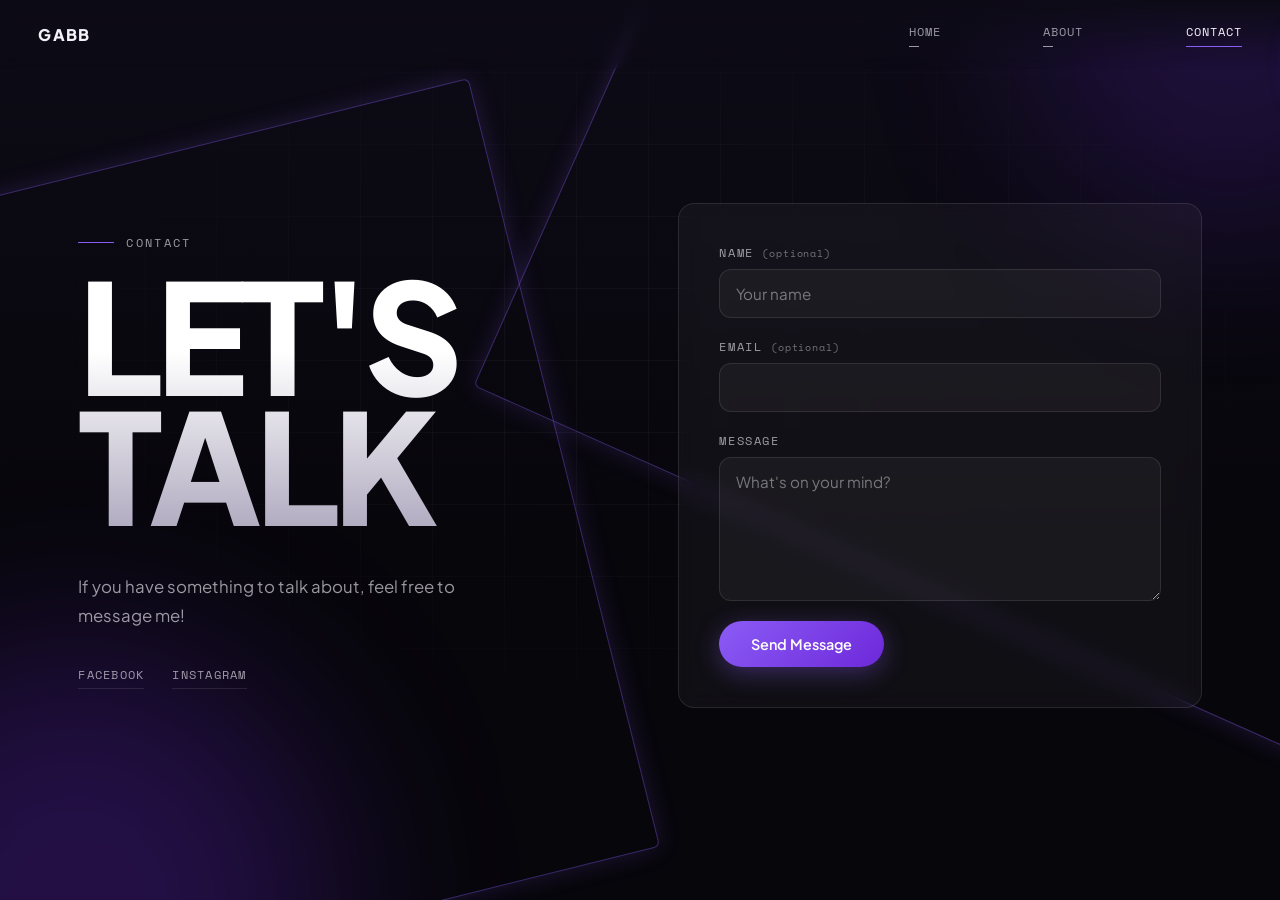
<file: contact.html>
<!DOCTYPE html>
<html lang="en">
<head>
  <meta charset="UTF-8" />
  <meta name="viewport" content="width=device-width, initial-scale=1.0"/>
  <title>Contact - Mhyles Gabb Aguilar</title>
  <link rel="icon" type="image/svg+xml" href="favicon.svg" />
  <meta http-equiv="Cache-Control" content="no-cache, no-store, must-revalidate" />
  <meta http-equiv="Pragma" content="no-cache" />
  <meta http-equiv="Expires" content="0" />
  <link rel="preconnect" href="https://fonts.googleapis.com" />
  <link rel="preconnect" href="https://fonts.gstatic.com" crossorigin />
  <link rel="stylesheet" href="https://fonts.googleapis.com/css2?family=Plus+Jakarta+Sans:wght@400;500;700;800&family=Space+Mono&display=swap" />
  <link rel="stylesheet" href="site.css?v=2.0" />
  <link rel="stylesheet" href="contact.css?v=3.1" />
</head>
<body class="dark-mode">
  <div class="page-bg" aria-hidden="true">
    <span class="frame frame-1"></span>
    <span class="frame frame-2"></span>
    <span class="glow glow-1"></span>
    <span class="glow glow-2"></span>
  </div>

  <header class="site-header">
    <a href="index.html" class="logo">Gabb</a>
    <nav class="navbar">
      <a href="index.html" class="dashboard">Home</a>
      <a href="about.html" class="about-link">About</a>
      <a href="contact.html" class="contact-link">Contact</a>
    </nav>
  </header>

  <section class="contact-section">
    <div class="contact-intro">
      <span class="eyebrow">Contact</span>
      <h1 class="display-title contact-title">Let's<br />Talk</h1>
      <p class="subtitle">If you have something to talk about, feel free to message me!</p>
      <ul class="mono-links">
        <li><a href="https://www.facebook.com/share/1AMDVdaagG/" target="_blank" rel="noopener">Facebook</a></li>
        <li><a href="https://www.instagram.com/mhylesgabbaguilar?igsh=MWk3MGs1bTZ1Mm1sYw==" target="_blank" rel="noopener">Instagram</a></li>
      </ul>
    </div>

    <!-- Contact Form -->
    <form class="contact-form card" id="contactForm" action="https://formspree.io/f/xldbyekd" method="POST">
      <label class="field">
        <span>Name <small class="optional">(optional)</small></span>
        <input type="text" name="name" placeholder="Your name" />
      </label>
      <label class="field">
        <span>Email <small class="optional">(optional)</small></span>
        <input type="email" name="email" />
      </label>
      <label class="field">
        <span>Message</span>
        <textarea name="message" rows="6" placeholder="What's on your mind?" required></textarea>
      </label>
      <button type="submit" class="btn-primary btn-submit">Send Message</button>
    </form>
  </section>

  <!-- Success Toast Notification -->
  <div class="toast" id="successToast">
    <span class="toast-icon">✓</span>
    <span class="toast-message">Message sent successfully! I'll get back to you soon.</span>
  </div>

  <script>
    // Form Success Feedback
    const contactForm = document.getElementById('contactForm');
    const successToast = document.getElementById('successToast');

    const optionalFields = contactForm.querySelectorAll('input[name="name"], input[name="email"]');

    contactForm.addEventListener('submit', function(e) {
      // Leave out Name / Email when they're empty, so a message can be sent anonymously
      optionalFields.forEach(field => {
        if (!field.value.trim()) field.disabled = true;
      });

      // Formspree will handle the submission
      // Show toast after submission
      setTimeout(() => {
        successToast.classList.add('show');
        setTimeout(() => {
          successToast.classList.remove('show');
        }, 4000);
      }, 500);
    });

    // Re-enable the optional fields if the visitor comes back to this page
    window.addEventListener('pageshow', () => {
      optionalFields.forEach(field => { field.disabled = false; });
    });

    const path = window.location.pathname;
    if (path.includes('index') || path.endsWith('/')) {
      document.querySelector('.dashboard')?.classList.add('active');
    } else if (path.includes('about')) {
      document.querySelector('.about-link')?.classList.add('active');
    } else if (path.includes('contact')) {
      document.querySelector('.contact-link')?.classList.add('active');
    }
  </script>
</body>
</html>
</file>
<file: site.css>
/* Shared theme for the About and Contact pages — matches the homepage hero */

* {
  margin: 0;
  padding: 0;
  box-sizing: border-box;
}

:root,
body.dark-mode {
  --bg: #07060b;
  --bg-top: #0d0b16;
  --surface: rgba(255, 255, 255, 0.04);
  --surface-hover: rgba(139, 92, 246, 0.08);
  --border: rgba(255, 255, 255, 0.1);
  --border-hover: rgba(139, 92, 246, 0.55);
  --text: #f4f2f8;
  --muted: rgba(244, 242, 248, 0.62);
  --accent: #8b5cf6;
  --accent-text: #a78bfa;
  --accent-deep: #6d28d9;
  --frame: rgba(139, 92, 246, 0.4);
  --grid: rgba(255, 255, 255, 0.035);
  --glow: rgba(109, 40, 217, 0.28);
  --title-from: #ffffff;
  --title-to: #a9a3ba;
  --gutter: clamp(16px, 3vw, 40px);
}

body {
  font-family: 'Plus Jakarta Sans', 'Segoe UI', sans-serif;
  background: linear-gradient(180deg, var(--bg-top) 0%, var(--bg) 60%);
  background-attachment: fixed;
  color: var(--text);
  min-height: 100vh;
  overflow-x: hidden;
  transition: background 0.4s ease, color 0.4s ease;
}

/* ========== BACKGROUND: grid, frames, glow ========== */
.page-bg {
  position: fixed;
  inset: 0;
  z-index: -1;
  overflow: hidden;
  pointer-events: none;
}

.page-bg::before {
  content: '';
  position: absolute;
  inset: 0;
  background-image:
    linear-gradient(var(--grid) 1px, transparent 1px),
    linear-gradient(90deg, var(--grid) 1px, transparent 1px);
  background-size: 72px 72px;
  -webkit-mask-image: radial-gradient(ellipse 70% 60% at 50% 40%, #000 20%, transparent 75%);
          mask-image: radial-gradient(ellipse 70% 60% at 50% 40%, #000 20%, transparent 75%);
}

.frame {
  position: absolute;
  border: 1.5px solid var(--frame);
  border-radius: 6px;
  box-shadow: 0 0 24px rgba(139, 92, 246, 0.18);
}

.frame-1 {
  width: 88vmin;
  height: 88vmin;
  left: -24vmin;
  top: 18vh;
  transform: rotate(-14deg);
  animation: frame-drift 18s ease-in-out infinite alternate;
}

.frame-2 {
  width: 110vmin;
  height: 110vmin;
  right: -38vmin;
  top: -40vmin;
  transform: rotate(24deg);
  animation: frame-drift-2 22s ease-in-out infinite alternate;
}

.glow {
  position: absolute;
  border-radius: 50%;
  filter: blur(90px);
  background: var(--glow);
}

.glow-1 {
  width: 40vmax;
  height: 40vmax;
  left: -14vmax;
  bottom: -20vmax;
}

.glow-2 {
  width: 32vmax;
  height: 32vmax;
  right: -12vmax;
  top: -14vmax;
  opacity: 0.7;
}

@keyframes frame-drift {
  to { transform: rotate(-9deg) translate(2vmin, -2vmin); }
}

@keyframes frame-drift-2 {
  to { transform: rotate(30deg) translate(-2vmin, 2vmin); }
}

/* ========== HEADER ========== */
.site-header {
  position: sticky;
  top: 0;
  z-index: 50;
  display: flex;
  align-items: center;
  justify-content: space-between;
  gap: 24px;
  padding: 22px var(--gutter);
  background: linear-gradient(180deg, var(--bg-top) 0%, transparent 100%);
  backdrop-filter: blur(6px);
}

.logo {
  font-weight: 800;
  font-size: 1rem;
  letter-spacing: 0.08em;
  text-transform: uppercase;
  color: var(--text);
  text-decoration: none;
}

.navbar {
  display: flex;
  gap: clamp(28px, 8vw, 120px);
}

.navbar a {
  position: relative;
  font-family: 'Space Mono', monospace;
  font-size: 0.78rem;
  letter-spacing: 0.08em;
  text-transform: uppercase;
  text-decoration: none;
  color: var(--muted);
  padding-bottom: 6px;
  transition: color 0.25s ease;
}

.navbar a::after {
  content: '';
  position: absolute;
  left: 0;
  bottom: 0;
  width: 10px;
  height: 1.5px;
  background: currentColor;
  transition: width 0.3s ease, background 0.3s ease;
}

.navbar a:hover,
.navbar a.active {
  color: var(--text);
}

.navbar a:hover::after,
.navbar a.active::after {
  width: 100%;
  background: var(--accent);
}

/* ========== SHARED PIECES ========== */
.eyebrow {
  display: inline-flex;
  align-items: center;
  gap: 12px;
  font-family: 'Space Mono', monospace;
  font-size: 0.72rem;
  letter-spacing: 0.2em;
  text-transform: uppercase;
  color: var(--muted);
  margin-bottom: 18px;
}

.eyebrow::before {
  content: '';
  width: 36px;
  height: 1px;
  background: var(--accent);
}

.display-title {
  font-weight: 800;
  line-height: 0.95;
  letter-spacing: -0.04em;
  padding-bottom: 0.1em;
  background: linear-gradient(180deg, var(--title-from) 30%, var(--title-to) 100%);
  -webkit-background-clip: text;
          background-clip: text;
  color: transparent;
}

.section-title {
  font-size: clamp(2rem, 4.5vw, 3.4rem);
  margin-bottom: 48px;
}

.card {
  background: var(--surface);
  border: 1px solid var(--border);
  border-radius: 16px;
  backdrop-filter: blur(10px);
  transition: transform 0.3s ease, border-color 0.3s ease, background 0.3s ease, box-shadow 0.3s ease;
}

.card:hover {
  transform: translateY(-6px);
  border-color: var(--border-hover);
  background: var(--surface-hover);
  box-shadow: 0 16px 40px rgba(109, 40, 217, 0.18);
}

.btn-primary {
  display: inline-block;
  padding: 12px 24px;
  border: none;
  border-radius: 999px;
  background: linear-gradient(135deg, var(--accent), var(--accent-deep));
  color: #fff;
  font: inherit;
  font-size: 0.9rem;
  font-weight: 600;
  text-decoration: none;
  cursor: pointer;
  box-shadow: 0 6px 24px rgba(139, 92, 246, 0.35);
  transition: transform 0.2s ease, box-shadow 0.25s ease;
}

.btn-primary:hover {
  transform: translateY(-2px);
  box-shadow: 0 10px 32px rgba(139, 92, 246, 0.5);
}

.mono-links {
  list-style: none;
  display: flex;
  gap: 28px;
}

.mono-links a {
  font-family: 'Space Mono', monospace;
  font-size: 0.78rem;
  letter-spacing: 0.1em;
  text-transform: uppercase;
  color: var(--muted);
  text-decoration: none;
  padding-bottom: 4px;
  border-bottom: 1px solid var(--border);
  transition: color 0.25s ease, border-color 0.25s ease;
}

.mono-links a:hover {
  color: var(--accent-text);
  border-color: var(--accent);
}

@media (max-width: 768px) {
  .logo {
    display: none;
  }

  .navbar {
    gap: 22px;
  }
}

@media (prefers-reduced-motion: reduce) {
  .frame {
    animation: none;
  }
}
</file>
<file: contact.css>
/* Contact page — layout on top of site.css */

.contact-section {
  display: grid;
  grid-template-columns: minmax(0, 1fr) minmax(0, 1fr);
  align-items: center;
  gap: clamp(32px, 6vw, 96px);
  max-width: 1200px;
  margin: 0 auto;
  padding: 48px var(--gutter) 96px;
  min-height: calc(100vh - 80px);
}

.contact-intro {
  animation: rise 1s ease both;
}

.contact-title {
  font-size: clamp(4rem, 12vw, 10rem);
  line-height: 0.85;
  text-transform: uppercase;
  margin-bottom: 28px;
}

.subtitle {
  font-size: 1.05rem;
  line-height: 1.7;
  color: var(--muted);
  max-width: 36ch;
  margin-bottom: 32px;
}

/* ========== FORM ========== */
.contact-form {
  display: flex;
  flex-direction: column;
  gap: 20px;
  padding: clamp(24px, 4vw, 40px);
  animation: rise 1s 0.15s ease both;
}

.contact-form.card:hover {
  transform: none;
}

.field {
  display: flex;
  flex-direction: column;
  gap: 8px;
}

.field span {
  font-family: 'Space Mono', monospace;
  font-size: 0.72rem;
  letter-spacing: 0.14em;
  text-transform: uppercase;
  color: var(--muted);
}

.field .optional {
  font-size: 0.9em;
  letter-spacing: 0.08em;
  text-transform: none;
  opacity: 0.7;
}

.field input,
.field textarea {
  width: 100%;
  padding: 14px 16px;
  border-radius: 12px;
  border: 1px solid var(--border);
  background: var(--surface);
  color: var(--text);
  font: inherit;
  font-size: 0.95rem;
  transition: border-color 0.25s ease, box-shadow 0.25s ease;
}

.field textarea {
  resize: vertical;
}

.field input::placeholder,
.field textarea::placeholder {
  color: var(--muted);
  opacity: 0.7;
}

.field input:focus,
.field textarea:focus {
  outline: none;
  border-color: var(--accent);
  box-shadow: 0 0 0 3px rgba(139, 92, 246, 0.2);
}

.btn-submit {
  align-self: flex-start;
  padding: 14px 32px;
}

/* ========== TOAST NOTIFICATION ========== */
.toast {
  position: fixed;
  top: 20px;
  right: 20px;
  z-index: 1000;
  max-width: 320px;
  display: flex;
  align-items: center;
  gap: 12px;
  padding: 16px 22px;
  border-radius: 14px;
  background: linear-gradient(135deg, var(--accent), var(--accent-deep));
  color: #fff;
  box-shadow: 0 10px 30px rgba(109, 40, 217, 0.45);
  transform: translateX(calc(100% + 40px));
  transition: transform 0.3s ease;
}

.toast.show {
  transform: translateX(0);
}

.toast-icon {
  font-size: 1.2rem;
  font-weight: 700;
}

.toast-message {
  font-size: 0.92rem;
}

@keyframes rise {
  from { opacity: 0; transform: translateY(30px); }
  to   { opacity: 1; transform: translateY(0); }
}

/* ========== RESPONSIVE ========== */
@media (max-width: 860px) {
  .contact-section {
    grid-template-columns: 1fr;
    min-height: 0;
    padding-top: 24px;
  }

  .btn-submit {
    align-self: stretch;
  }

  .toast {
    left: 10px;
    right: 10px;
    max-width: none;
  }
}

@media (prefers-reduced-motion: reduce) {
  .contact-intro,
  .contact-form {
    animation: none;
  }
}
</file>
